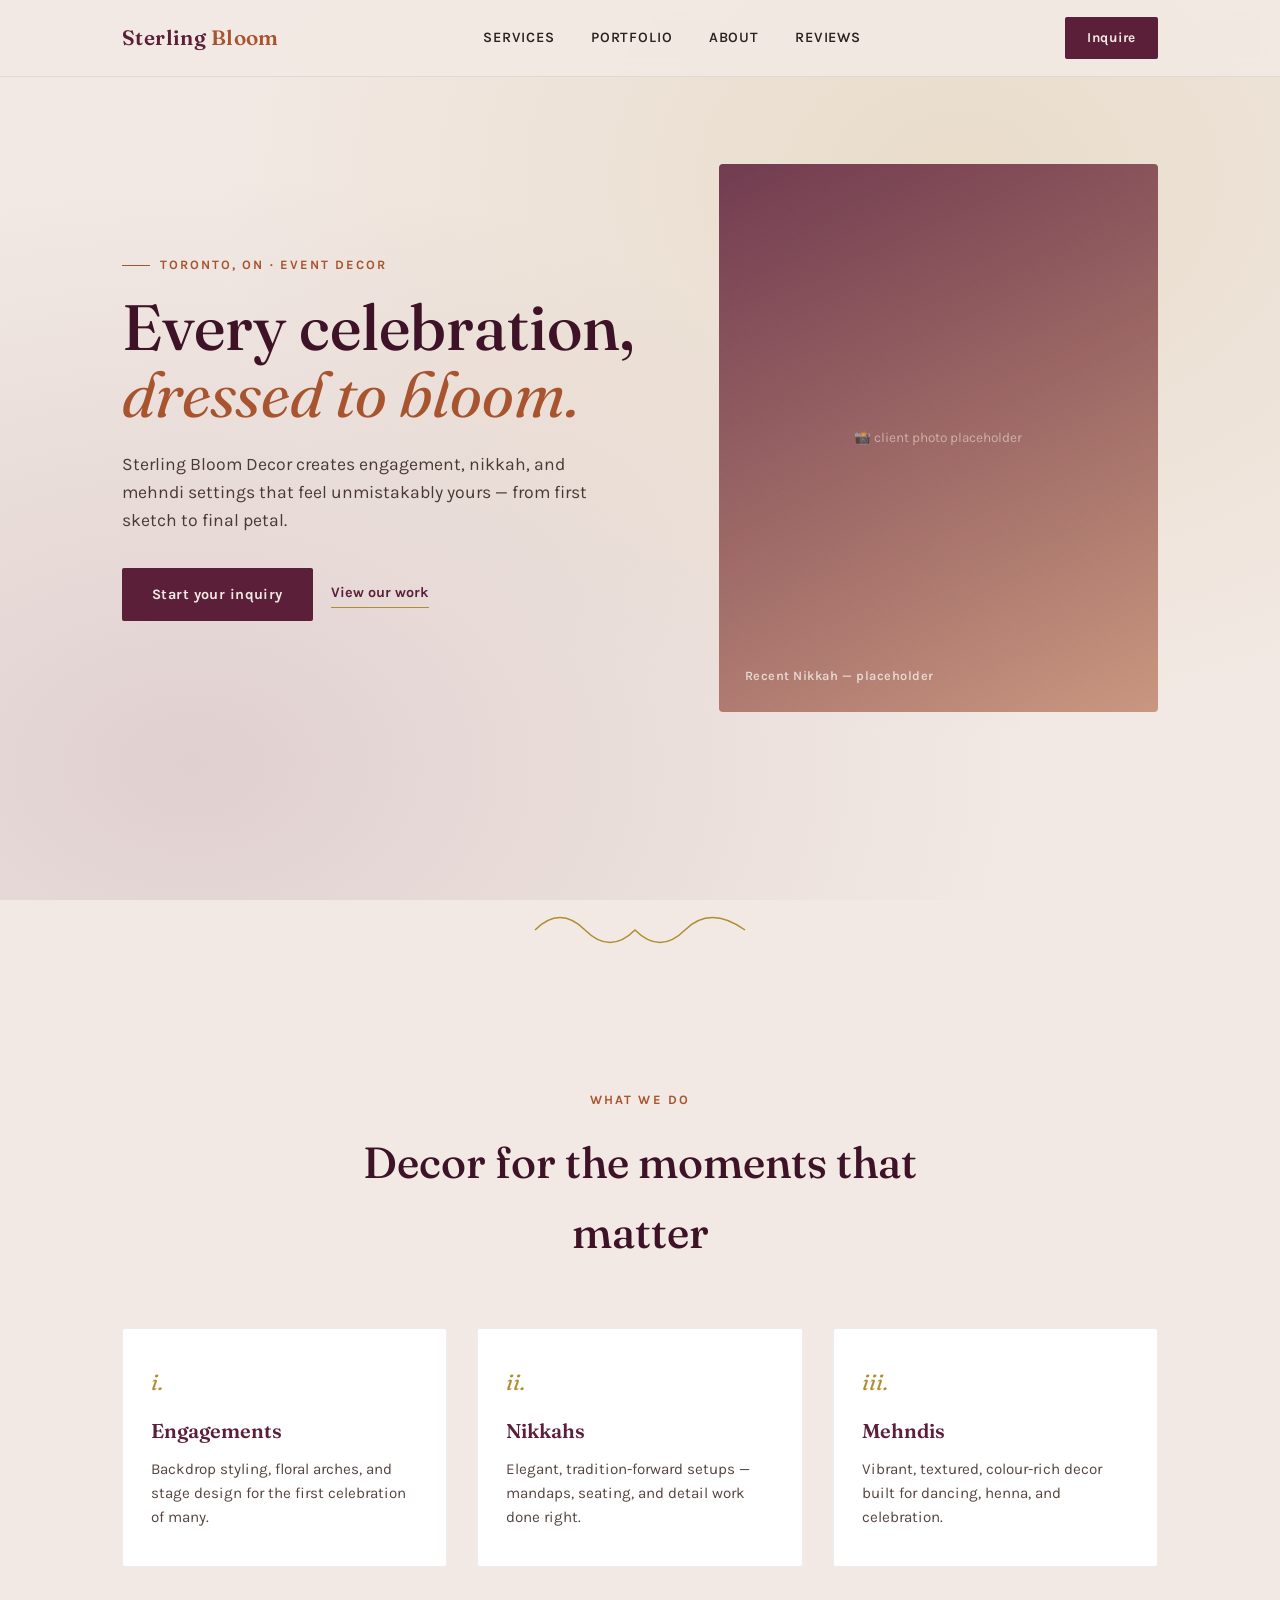
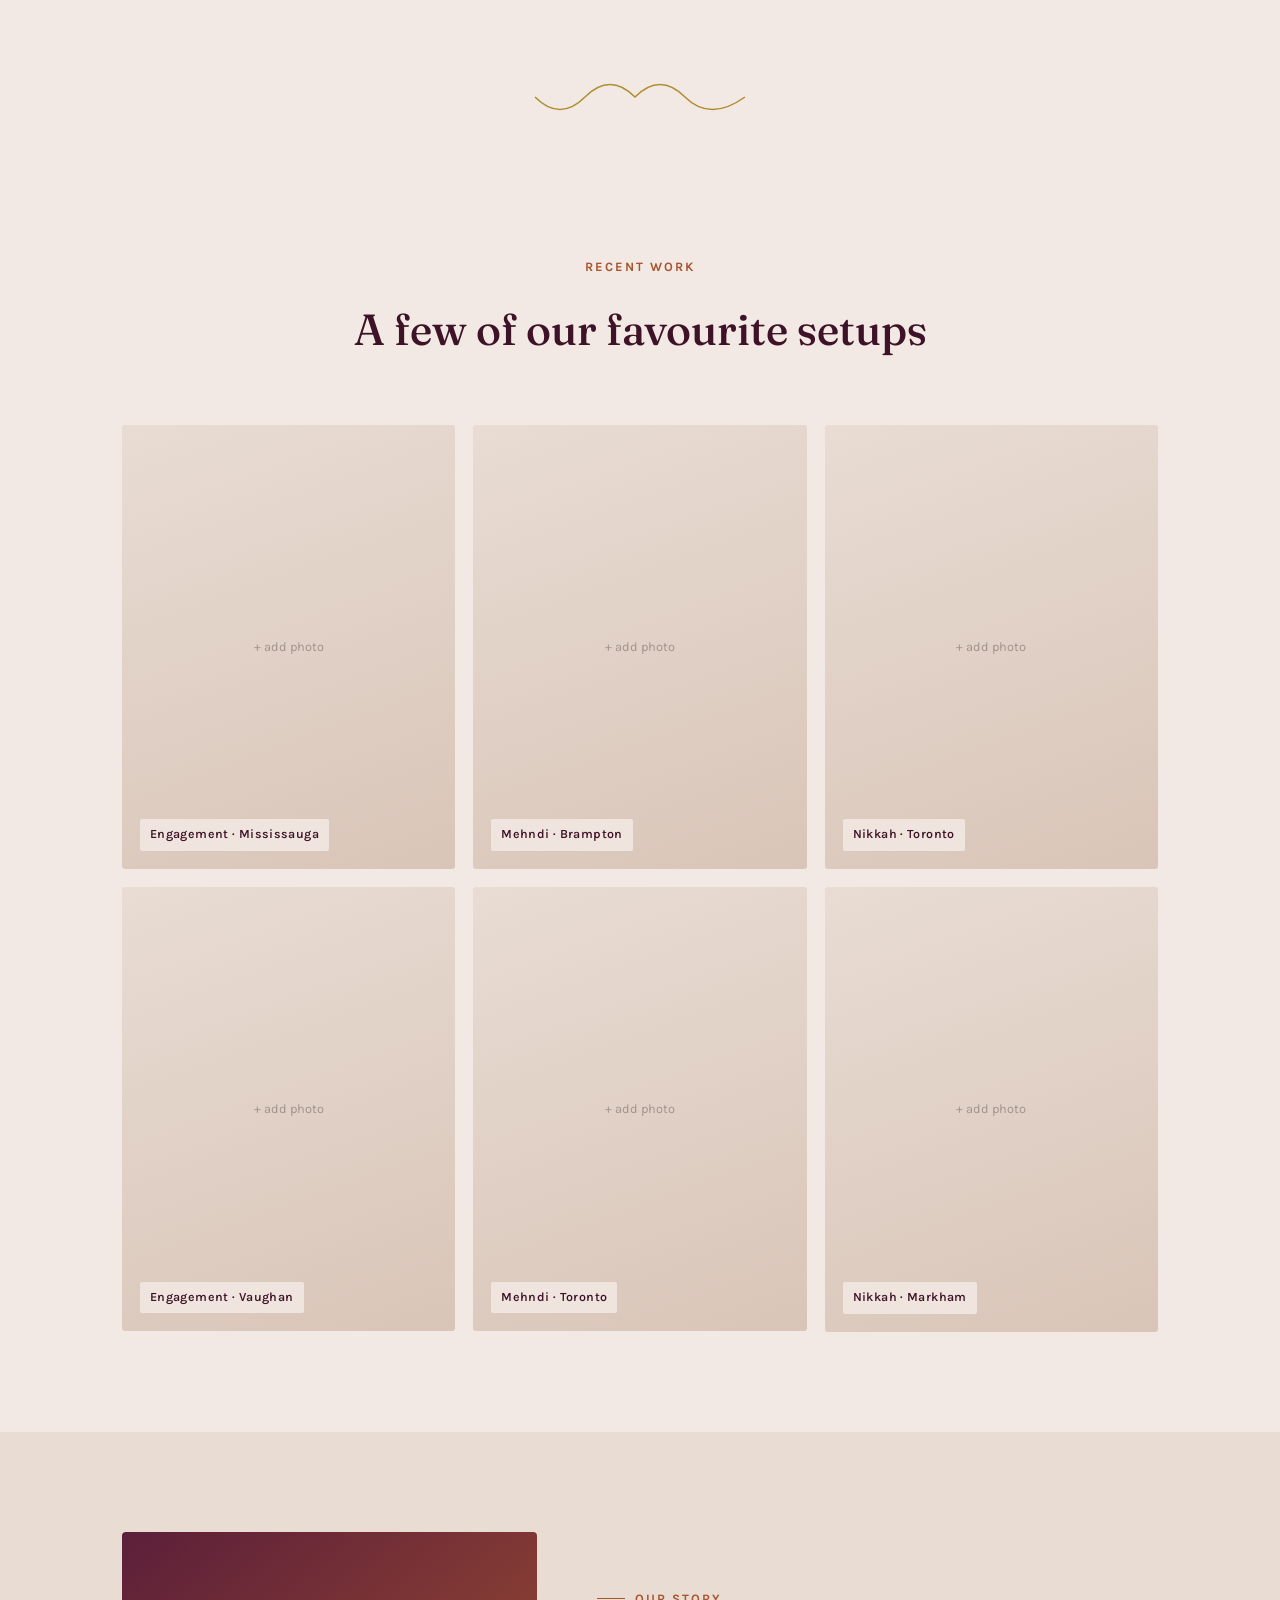
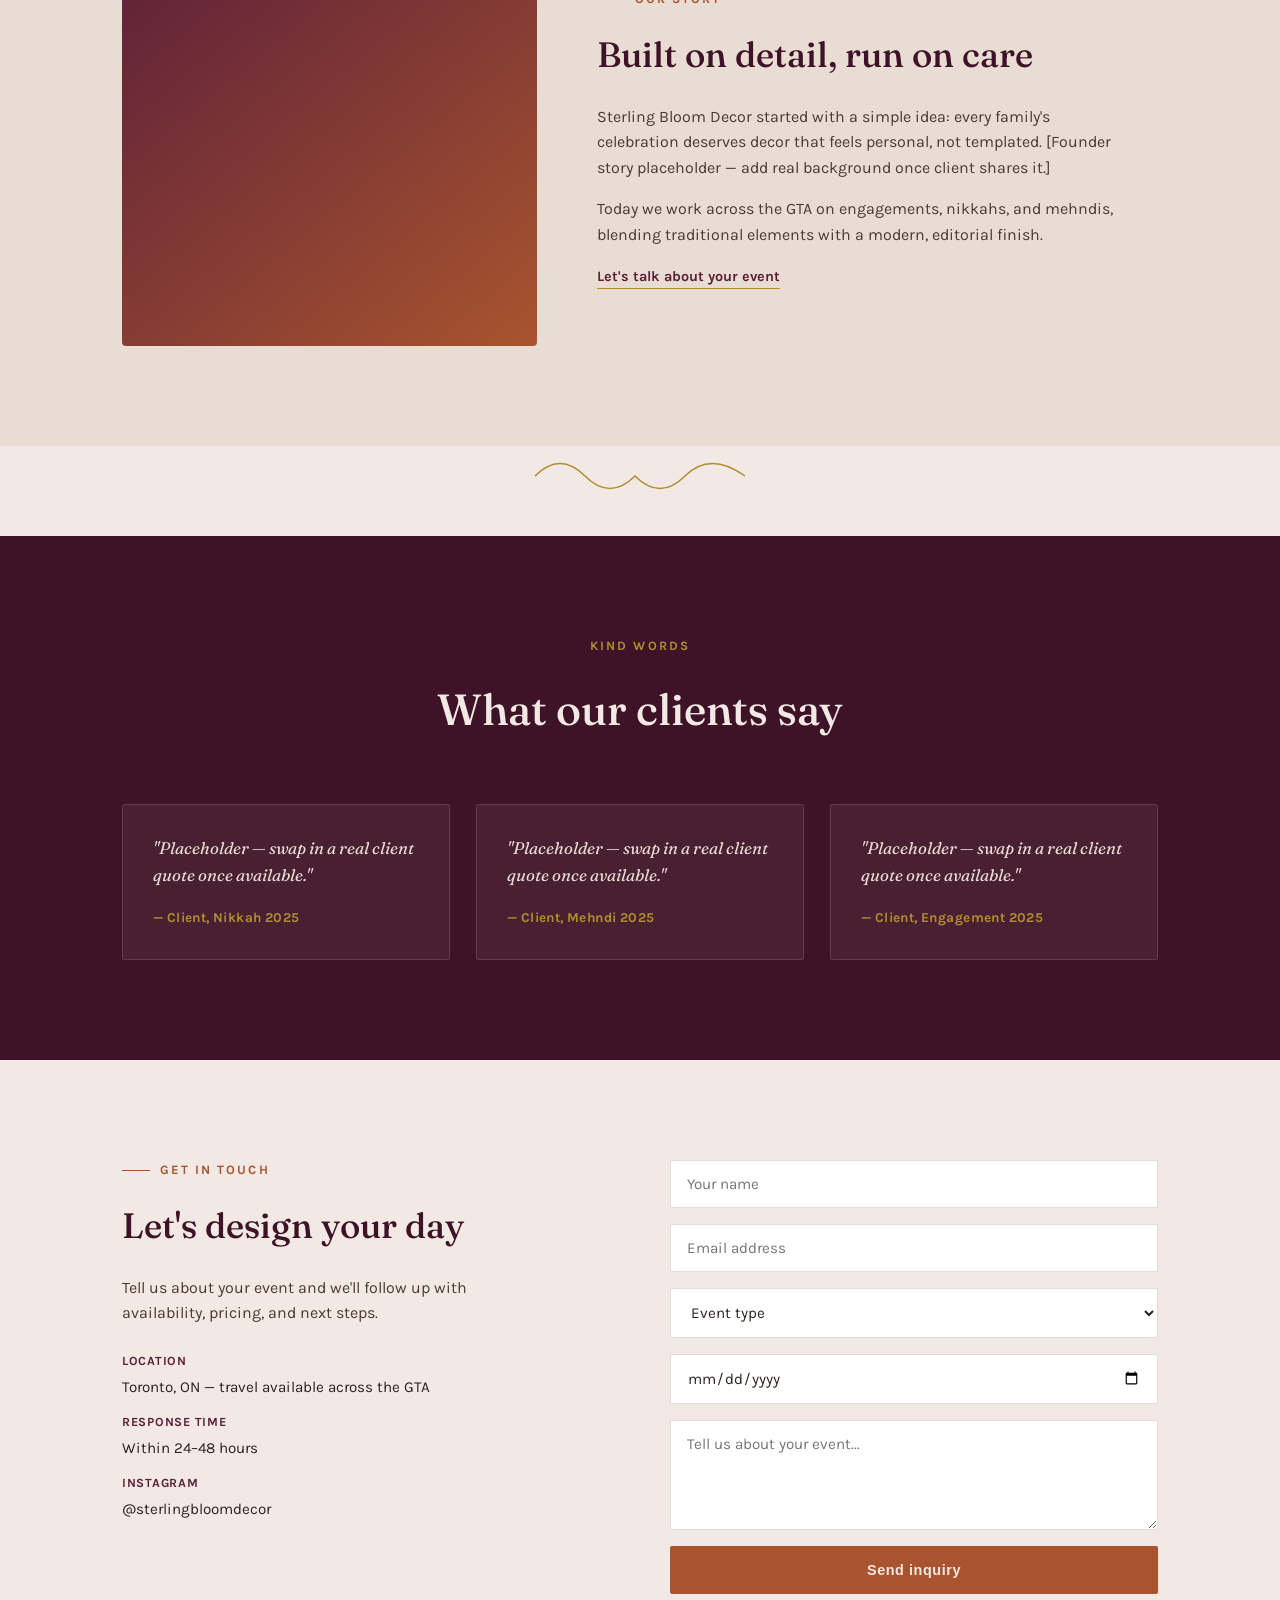
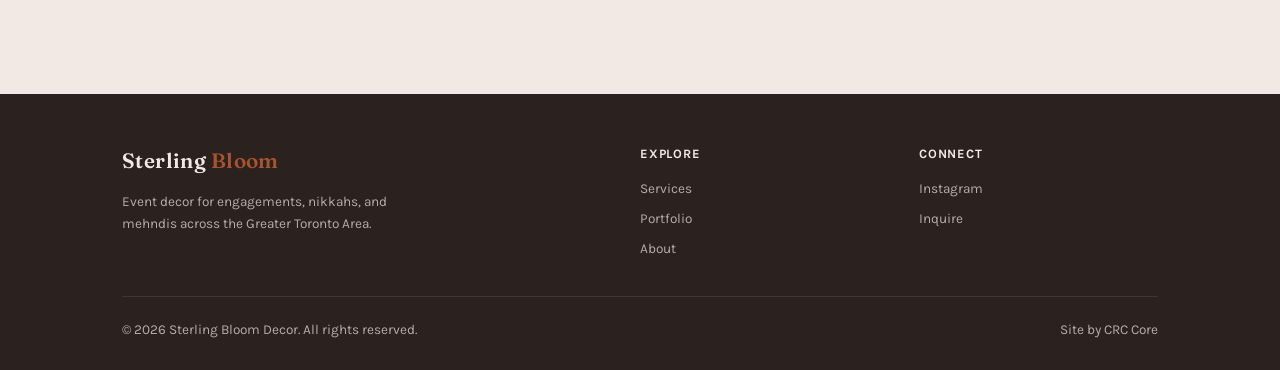
<file: index.html>
<!DOCTYPE html>
<html lang="en">
<head>
<meta charset="UTF-8">
<meta name="viewport" content="width=device-width, initial-scale=1.0">
<title>Sterling Bloom Decor | Toronto Event Decor — Engagements, Nikkahs & Mehndis</title>
<link rel="preconnect" href="https://fonts.googleapis.com">
<link href="https://fonts.googleapis.com/css2?family=Fraunces:ital,opsz,wght@0,9..144,300;0,9..144,500;0,9..144,600;1,9..144,400&family=Karla:wght@400;500;600;700&display=swap" rel="stylesheet">
<link rel="stylesheet" href="./style.css">
</head>
<body>

<header>
  <nav class="wrap">
    <div class="logo">Sterling <em>Bloom</em></div>
    <ul class="nav-links">
      <li><a href="#services">Services</a></li>
      <li><a href="#portfolio">Portfolio</a></li>
      <li><a href="#about">About</a></li>
      <li><a href="#testimonials">Reviews</a></li>
    </ul>
    <a href="#contact" class="nav-cta">Inquire</a>
    <button class="hamburger" aria-label="Menu"><span></span><span></span><span></span></button>
  </nav>
</header>

<section class="hero">
  <div class="wrap hero-grid">
    <div>
      <div class="eyebrow">Toronto, ON · Event Decor</div>
      <h1>Every celebration,<br><i>dressed to bloom.</i></h1>
      <p class="lede">Sterling Bloom Decor creates engagement, nikkah, and mehndi settings that feel unmistakably yours — from first sketch to final petal.</p>
      <div class="hero-actions">
        <a href="#contact" class="btn-primary">Start your inquiry</a>
        <a href="#portfolio" class="btn-ghost">View our work</a>
      </div>
    </div>
    <div class="hero-visual"><span class="cap">Recent Nikkah — placeholder</span></div>
  </div>
</section>

<div class="henna-divider" id="div1">
  <svg width="220" height="60" viewBox="0 0 220 60">
    <path d="M5 30 Q 30 5, 55 30 T 105 30 Q 130 55, 155 30 T 215 30" />
  </svg>
</div>

<section id="services">
  <div class="wrap">
    <div class="section-head reveal">
      <div class="eyebrow">What we do</div>
      <h2>Decor for the moments that matter</h2>
    </div>
    <div class="services-grid">
      <div class="service-card reveal">
        <div class="num">i.</div>
        <h3>Engagements</h3>
        <p>Backdrop styling, floral arches, and stage design for the first celebration of many.</p>
      </div>
      <div class="service-card reveal">
        <div class="num">ii.</div>
        <h3>Nikkahs</h3>
        <p>Elegant, tradition-forward setups — mandaps, seating, and detail work done right.</p>
      </div>
      <div class="service-card reveal">
        <div class="num">iii.</div>
        <h3>Mehndis</h3>
        <p>Vibrant, textured, colour-rich decor built for dancing, henna, and celebration.</p>
      </div>
    </div>
  </div>
</section>

<div class="henna-divider" id="div2">
  <svg width="220" height="60" viewBox="0 0 220 60">
    <path d="M5 30 Q 30 55, 55 30 T 105 30 Q 130 5, 155 30 T 215 30" />
  </svg>
</div>

<section id="portfolio">
  <div class="wrap">
    <div class="section-head reveal">
      <div class="eyebrow">Recent work</div>
      <h2>A few of our favourite setups</h2>
    </div>
    <div class="portfolio-grid">
      <div class="portfolio-item reveal"><span>Engagement · Mississauga</span></div>
      <div class="portfolio-item reveal"><span>Mehndi · Brampton</span></div>
      <div class="portfolio-item reveal"><span>Nikkah · Toronto</span></div>
      <div class="portfolio-item reveal"><span>Engagement · Vaughan</span></div>
      <div class="portfolio-item reveal"><span>Mehndi · Toronto</span></div>
      <div class="portfolio-item reveal"><span>Nikkah · Markham</span></div>
    </div>
  </div>
</section>

<section id="about" style="background: var(--ivory-dim);">
  <div class="wrap about-grid">
    <div class="about-visual reveal"></div>
    <div class="about-copy reveal">
      <div class="eyebrow">Our story</div>
      <h2>Built on detail, run on care</h2>
      <p>Sterling Bloom Decor started with a simple idea: every family's celebration deserves decor that feels personal, not templated. [Founder story placeholder — add real background once client shares it.]</p>
      <p>Today we work across the GTA on engagements, nikkahs, and mehndis, blending traditional elements with a modern, editorial finish.</p>
      <a href="#contact" class="btn-ghost">Let's talk about your event</a>
    </div>
  </div>
</section>

<div class="henna-divider" id="div3">
  <svg width="220" height="60" viewBox="0 0 220 60">
    <path d="M5 30 Q 30 5, 55 30 T 105 30 Q 130 55, 155 30 T 215 30" />
  </svg>
</div>

<section id="testimonials" class="testimonial-section">
  <div class="wrap">
    <div class="section-head reveal">
      <div class="eyebrow">Kind words</div>
      <h2>What our clients say</h2>
    </div>
    <div class="testimonial-grid">
      <div class="t-card reveal">
        <p class="quote">"Placeholder — swap in a real client quote once available."</p>
        <div class="who">— Client, Nikkah 2025</div>
      </div>
      <div class="t-card reveal">
        <p class="quote">"Placeholder — swap in a real client quote once available."</p>
        <div class="who">— Client, Mehndi 2025</div>
      </div>
      <div class="t-card reveal">
        <p class="quote">"Placeholder — swap in a real client quote once available."</p>
        <div class="who">— Client, Engagement 2025</div>
      </div>
    </div>
  </div>
</section>

<section id="contact">
  <div class="wrap contact-grid">
    <div class="contact-info reveal">
      <div class="eyebrow">Get in touch</div>
      <h2>Let's design your day</h2>
      <p>Tell us about your event and we'll follow up with availability, pricing, and next steps.</p>
      <div class="contact-detail"><b>Location</b>Toronto, ON — travel available across the GTA</div>
      <div class="contact-detail"><b>Response time</b>Within 24–48 hours</div>
      <div class="contact-detail"><b>Instagram</b><a href="https://www.instagram.com/sterlingbloomdecor/" target="_blank">@sterlingbloomdecor</a></div>
    </div>
    <form class="contact-form reveal" name="sterling-bloom-inquiry" method="POST" data-netlify="true">
      <input type="hidden" name="form-name" value="sterling-bloom-inquiry" />
      <input type="text" name="name" placeholder="Your name" required>
      <input type="email" name="email" placeholder="Email address" required>
      <select name="event-type" required>
        <option value="" disabled selected>Event type</option>
        <option value="engagement">Engagement</option>
        <option value="nikkah">Nikkah</option>
        <option value="mehndi">Mehndi</option>
        <option value="other">Other</option>
      </select>
      <input type="date" name="event-date" placeholder="Event date">
      <textarea name="message" placeholder="Tell us about your event..." required></textarea>
      <button type="submit">Send inquiry</button>
    </form>
  </div>
</section>

<footer>
  <div class="wrap">
    <div class="footer-grid">
      <div>
        <div class="logo" style="color: var(--ivory); margin-bottom: 14px;">Sterling <em>Bloom</em></div>
        <p style="max-width: 320px;">Event decor for engagements, nikkahs, and mehndis across the Greater Toronto Area.</p>
      </div>
      <div>
        <h4>Explore</h4>
        <ul>
          <li><a href="#services">Services</a></li>
          <li><a href="#portfolio">Portfolio</a></li>
          <li><a href="#about">About</a></li>
        </ul>
      </div>
      <div>
        <h4>Connect</h4>
        <ul>
          <li><a href="https://www.instagram.com/sterlingbloomdecor/" target="_blank">Instagram</a></li>
          <li><a href="#contact">Inquire</a></li>
        </ul>
      </div>
    </div>
    <div class="footer-bottom">
      <span>© 2026 Sterling Bloom Decor. All rights reserved.</span>
      <span>Site by CRC Core</span>
    </div>
  </div>
</footer>

<script src="./script.js"></script>

</body>
</html>
</file>
<file: style.css>
:root {
    --ivory: #F2E9E4;
    --ivory-dim: #E8DCD3;
    --plum: #5C1F3A;
    --plum-deep: #3E1327;
    --henna: #A8542E;
    --gold: #B08D2F;
    --ink: #2B211F;
    --font-display: 'Fraunces', serif;
    --font-body: 'Karla', sans-serif;
  }

  * { margin: 0; padding: 0; box-sizing: border-box; }

  html { scroll-behavior: smooth; }

  body {
    background: var(--ivory);
    color: var(--ink);
    font-family: var(--font-body);
    line-height: 1.6;
    overflow-x: hidden;
  }

  a { color: inherit; text-decoration: none; }

  .wrap {
    max-width: 1100px;
    margin: 0 auto;
    padding: 0 32px;
  }

  /* ---------- Nav ---------- */
  header {
    position: fixed;
    top: 0; left: 0; right: 0;
    z-index: 100;
    background: rgba(242, 233, 228, 0.9);
    backdrop-filter: blur(8px);
    border-bottom: 1px solid rgba(43, 33, 31, 0.08);
  }
  nav.wrap {
    display: flex;
    align-items: center;
    justify-content: space-between;
    height: 76px;
  }
  .logo {
    font-family: var(--font-display);
    font-weight: 600;
    font-size: 1.3rem;
    color: var(--plum);
    letter-spacing: 0.02em;
  }
  .logo em { color: var(--henna); font-style: normal; }
  .nav-links {
    display: flex;
    gap: 36px;
    list-style: none;
    font-size: 0.9rem;
    font-weight: 600;
    text-transform: uppercase;
    letter-spacing: 0.06em;
  }
  .nav-links a { position: relative; padding-bottom: 4px; }
  .nav-links a::after {
    content: '';
    position: absolute;
    left: 0; bottom: 0;
    width: 0; height: 1px;
    background: var(--henna);
    transition: width 0.3s ease;
  }
  .nav-links a:hover::after { width: 100%; }
  .nav-cta {
    background: var(--plum);
    color: var(--ivory) !important;
    padding: 10px 22px;
    border-radius: 2px;
    font-size: 0.85rem;
    font-weight: 700;
    letter-spacing: 0.04em;
  }
  .hamburger { display: none; flex-direction: column; gap: 5px; cursor: pointer; background: none; border: none; }
  .hamburger span { width: 26px; height: 2px; background: var(--plum); }

  /* ---------- Hero ---------- */
  .hero {
    min-height: 100vh;
    display: flex;
    align-items: center;
    position: relative;
    padding-top: 76px;
    background:
      radial-gradient(ellipse at 75% 20%, rgba(176,141,47,0.14), transparent 55%),
      radial-gradient(ellipse at 15% 85%, rgba(92,31,58,0.12), transparent 55%);
  }
  .hero-grid {
    display: grid;
    grid-template-columns: 1.1fr 0.9fr;
    gap: 60px;
    align-items: center;
    width: 100%;
  }
  .eyebrow {
    font-size: 0.8rem;
    font-weight: 700;
    letter-spacing: 0.16em;
    text-transform: uppercase;
    color: var(--henna);
    margin-bottom: 18px;
    display: flex;
    align-items: center;
    gap: 10px;
  }
  .eyebrow::before { content: ''; width: 28px; height: 1px; background: var(--henna); }
  .hero h1 {
    font-family: var(--font-display);
    font-weight: 500;
    font-size: clamp(2.6rem, 5vw, 4.2rem);
    line-height: 1.05;
    color: var(--plum-deep);
    margin-bottom: 22px;
  }
  .hero h1 i { font-style: italic; color: var(--henna); font-weight: 400; }
  .hero p.lede {
    font-size: 1.1rem;
    max-width: 480px;
    color: #4a3a35;
    margin-bottom: 34px;
  }
  .hero-actions { display: flex; gap: 18px; align-items: center; }
  .btn-primary {
    background: var(--plum);
    color: var(--ivory);
    padding: 15px 30px;
    border-radius: 2px;
    font-weight: 700;
    font-size: 0.9rem;
    letter-spacing: 0.03em;
    display: inline-block;
    transition: background 0.25s ease;
  }
  .btn-primary:hover { background: var(--plum-deep); }
  .btn-ghost {
    font-weight: 700;
    font-size: 0.9rem;
    color: var(--plum);
    border-bottom: 1px solid var(--gold);
    padding-bottom: 3px;
  }
  .hero-visual {
    aspect-ratio: 4/5;
    border-radius: 4px;
    background:
      linear-gradient(155deg, rgba(92,31,58,0.85), rgba(168,84,46,0.55)),
      repeating-linear-gradient(45deg, rgba(255,255,255,0.04) 0 2px, transparent 2px 10px);
    position: relative;
    display: flex;
    align-items: flex-end;
    padding: 26px;
  }
  .hero-visual .cap {
    color: var(--ivory);
    font-size: 0.8rem;
    font-weight: 600;
    letter-spacing: 0.04em;
    opacity: 0.85;
  }
  .hero-visual::before {
    content: '📸 client photo placeholder';
    position: absolute;
    top: 50%; left: 50%;
    transform: translate(-50%, -50%);
    color: rgba(242,233,228,0.55);
    font-size: 0.85rem;
    font-family: var(--font-body);
    white-space: nowrap;
  }

  /* ---------- Henna divider (signature element) ---------- */
  .henna-divider {
    width: 100%;
    height: 90px;
    display: flex;
    justify-content: center;
    overflow: hidden;
  }
  .henna-divider svg path {
    stroke: var(--gold);
    stroke-width: 1.5;
    fill: none;
    stroke-dasharray: 900;
    stroke-dashoffset: 900;
    transition: stroke-dashoffset 1.8s cubic-bezier(0.65,0,0.35,1);
  }
  .henna-divider.in-view svg path { stroke-dashoffset: 0; }

  /* ---------- Section shared ---------- */
  section { padding: 100px 0; }
  .section-head { text-align: center; max-width: 620px; margin: 0 auto 60px; }
  .section-head .eyebrow { justify-content: center; }
  .section-head .eyebrow::before { display: none; }
  .section-head h2 {
    font-family: var(--font-display);
    font-weight: 500;
    font-size: clamp(2rem, 3.4vw, 2.8rem);
    color: var(--plum-deep);
  }
  .reveal { opacity: 0; transform: translateY(22px); transition: opacity 0.7s ease, transform 0.7s ease; }
  .reveal.in-view { opacity: 1; transform: translateY(0); }

  /* ---------- Services ---------- */
  .services-grid {
    display: grid;
    grid-template-columns: repeat(3, 1fr);
    gap: 30px;
  }
  .service-card {
    background: white;
    border: 1px solid rgba(43,33,31,0.08);
    padding: 36px 28px;
    border-radius: 3px;
  }
  .service-card .num {
    font-family: var(--font-display);
    font-style: italic;
    color: var(--gold);
    font-size: 1.4rem;
    margin-bottom: 14px;
  }
  .service-card h3 {
    font-family: var(--font-display);
    font-weight: 600;
    font-size: 1.25rem;
    color: var(--plum);
    margin-bottom: 10px;
  }
  .service-card p { font-size: 0.95rem; color: #55443f; }

  /* ---------- Portfolio ---------- */
  .portfolio-grid {
    display: grid;
    grid-template-columns: repeat(3, 1fr);
    gap: 18px;
  }
  .portfolio-item {
    aspect-ratio: 3/4;
    border-radius: 3px;
    background: linear-gradient(160deg, var(--ivory-dim), #d9c5b8);
    position: relative;
    display: flex;
    align-items: flex-end;
    padding: 18px;
    overflow: hidden;
  }
  .portfolio-item span {
    font-size: 0.78rem;
    font-weight: 600;
    letter-spacing: 0.03em;
    color: var(--plum-deep);
    background: rgba(242,233,228,0.85);
    padding: 6px 10px;
    border-radius: 2px;
  }
  .portfolio-item::before {
    content: '+ add photo';
    position: absolute;
    top: 50%; left: 50%;
    transform: translate(-50%,-50%);
    color: rgba(43,33,31,0.35);
    font-size: 0.8rem;
  }

  /* ---------- About ---------- */
  .about-grid {
    display: grid;
    grid-template-columns: 0.85fr 1.15fr;
    gap: 60px;
    align-items: center;
  }
  .about-visual {
    aspect-ratio: 1/1;
    border-radius: 4px;
    background: linear-gradient(140deg, var(--plum), var(--henna));
  }
  .about-copy h2 {
    font-family: var(--font-display);
    font-weight: 500;
    font-size: 2.2rem;
    color: var(--plum-deep);
    margin-bottom: 20px;
  }
  .about-copy p { color: #4a3a35; margin-bottom: 16px; max-width: 520px; }

  /* ---------- Testimonials ---------- */
  .testimonial-section { background: var(--plum-deep); color: var(--ivory); }
  .testimonial-section .eyebrow { color: var(--gold); }
  .testimonial-section .section-head h2 { color: var(--ivory); }
  .testimonial-grid {
    display: grid;
    grid-template-columns: repeat(3, 1fr);
    gap: 26px;
  }
  .t-card {
    background: rgba(242,233,228,0.06);
    border: 1px solid rgba(242,233,228,0.14);
    padding: 30px;
    border-radius: 3px;
  }
  .t-card p.quote {
    font-family: var(--font-display);
    font-style: italic;
    font-size: 1.05rem;
    margin-bottom: 18px;
    color: var(--ivory-dim);
  }
  .t-card .who { font-size: 0.85rem; font-weight: 700; letter-spacing: 0.03em; color: var(--gold); }

  /* ---------- Contact ---------- */
  .contact-grid {
    display: grid;
    grid-template-columns: 1fr 1fr;
    gap: 60px;
  }
  .contact-info h2 {
    font-family: var(--font-display);
    font-weight: 500;
    font-size: 2.2rem;
    color: var(--plum-deep);
    margin-bottom: 20px;
  }
  .contact-info p { color: #4a3a35; margin-bottom: 26px; max-width: 420px; }
  .contact-detail { margin-bottom: 14px; font-size: 0.95rem; }
  .contact-detail b { color: var(--plum); display: block; font-size: 0.78rem; text-transform: uppercase; letter-spacing: 0.06em; margin-bottom: 3px; }

  form.contact-form { display: flex; flex-direction: column; gap: 16px; }
  form.contact-form input,
  form.contact-form select,
  form.contact-form textarea {
    background: white;
    border: 1px solid rgba(43,33,31,0.15);
    padding: 14px 16px;
    font-family: var(--font-body);
    font-size: 0.95rem;
    border-radius: 2px;
    color: var(--ink);
  }
  form.contact-form textarea { resize: vertical; min-height: 110px; }
  form.contact-form button {
    background: var(--henna);
    color: var(--ivory);
    border: none;
    padding: 16px;
    font-weight: 700;
    font-size: 0.9rem;
    letter-spacing: 0.04em;
    border-radius: 2px;
    cursor: pointer;
    transition: background 0.25s ease;
  }
  form.contact-form button:hover { background: var(--plum-deep); }

  /* ---------- Footer ---------- */
  footer {
    background: var(--ink);
    color: rgba(242,233,228,0.7);
    padding: 50px 0 30px;
    font-size: 0.85rem;
  }
  .footer-grid {
    display: grid;
    grid-template-columns: 2fr 1fr 1fr;
    gap: 40px;
    margin-bottom: 36px;
  }
  footer h4 { color: var(--ivory); font-size: 0.8rem; text-transform: uppercase; letter-spacing: 0.06em; margin-bottom: 14px; }
  footer ul { list-style: none; display: flex; flex-direction: column; gap: 8px; }
  .footer-bottom {
    border-top: 1px solid rgba(242,233,228,0.1);
    padding-top: 22px;
    display: flex;
    justify-content: space-between;
    flex-wrap: wrap;
    gap: 10px;
  }

  /* ---------- Responsive ---------- */
  @media (max-width: 860px) {
    .nav-links, .nav-cta { display: none; }
    .hamburger { display: flex; }
    .hero-grid, .about-grid, .contact-grid { grid-template-columns: 1fr; }
    .services-grid, .portfolio-grid, .testimonial-grid { grid-template-columns: 1fr 1fr; }
    .footer-grid { grid-template-columns: 1fr; }
  }
  @media (max-width: 560px) {
    .services-grid, .portfolio-grid, .testimonial-grid { grid-template-columns: 1fr; }
  }

  @media (prefers-reduced-motion: reduce) {
    * { transition: none !important; scroll-behavior: auto !important; }
  }
</file>
